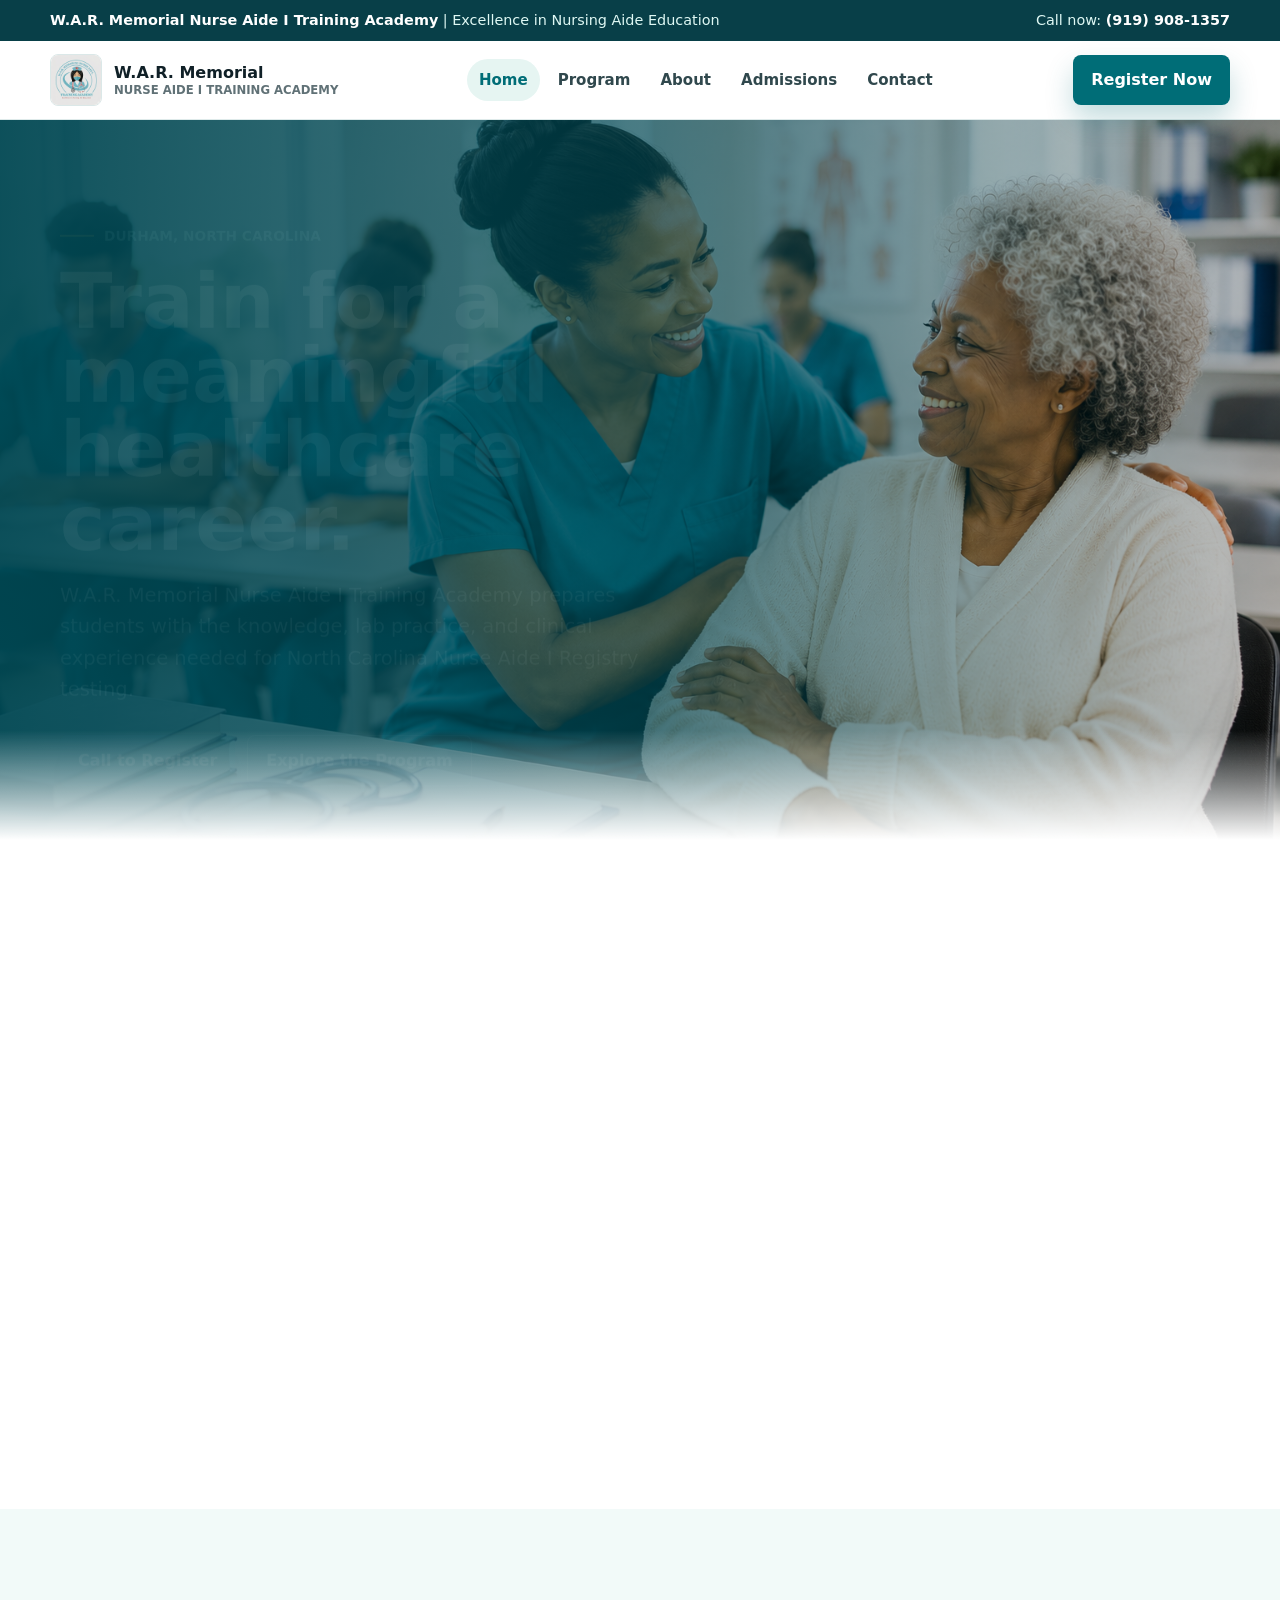
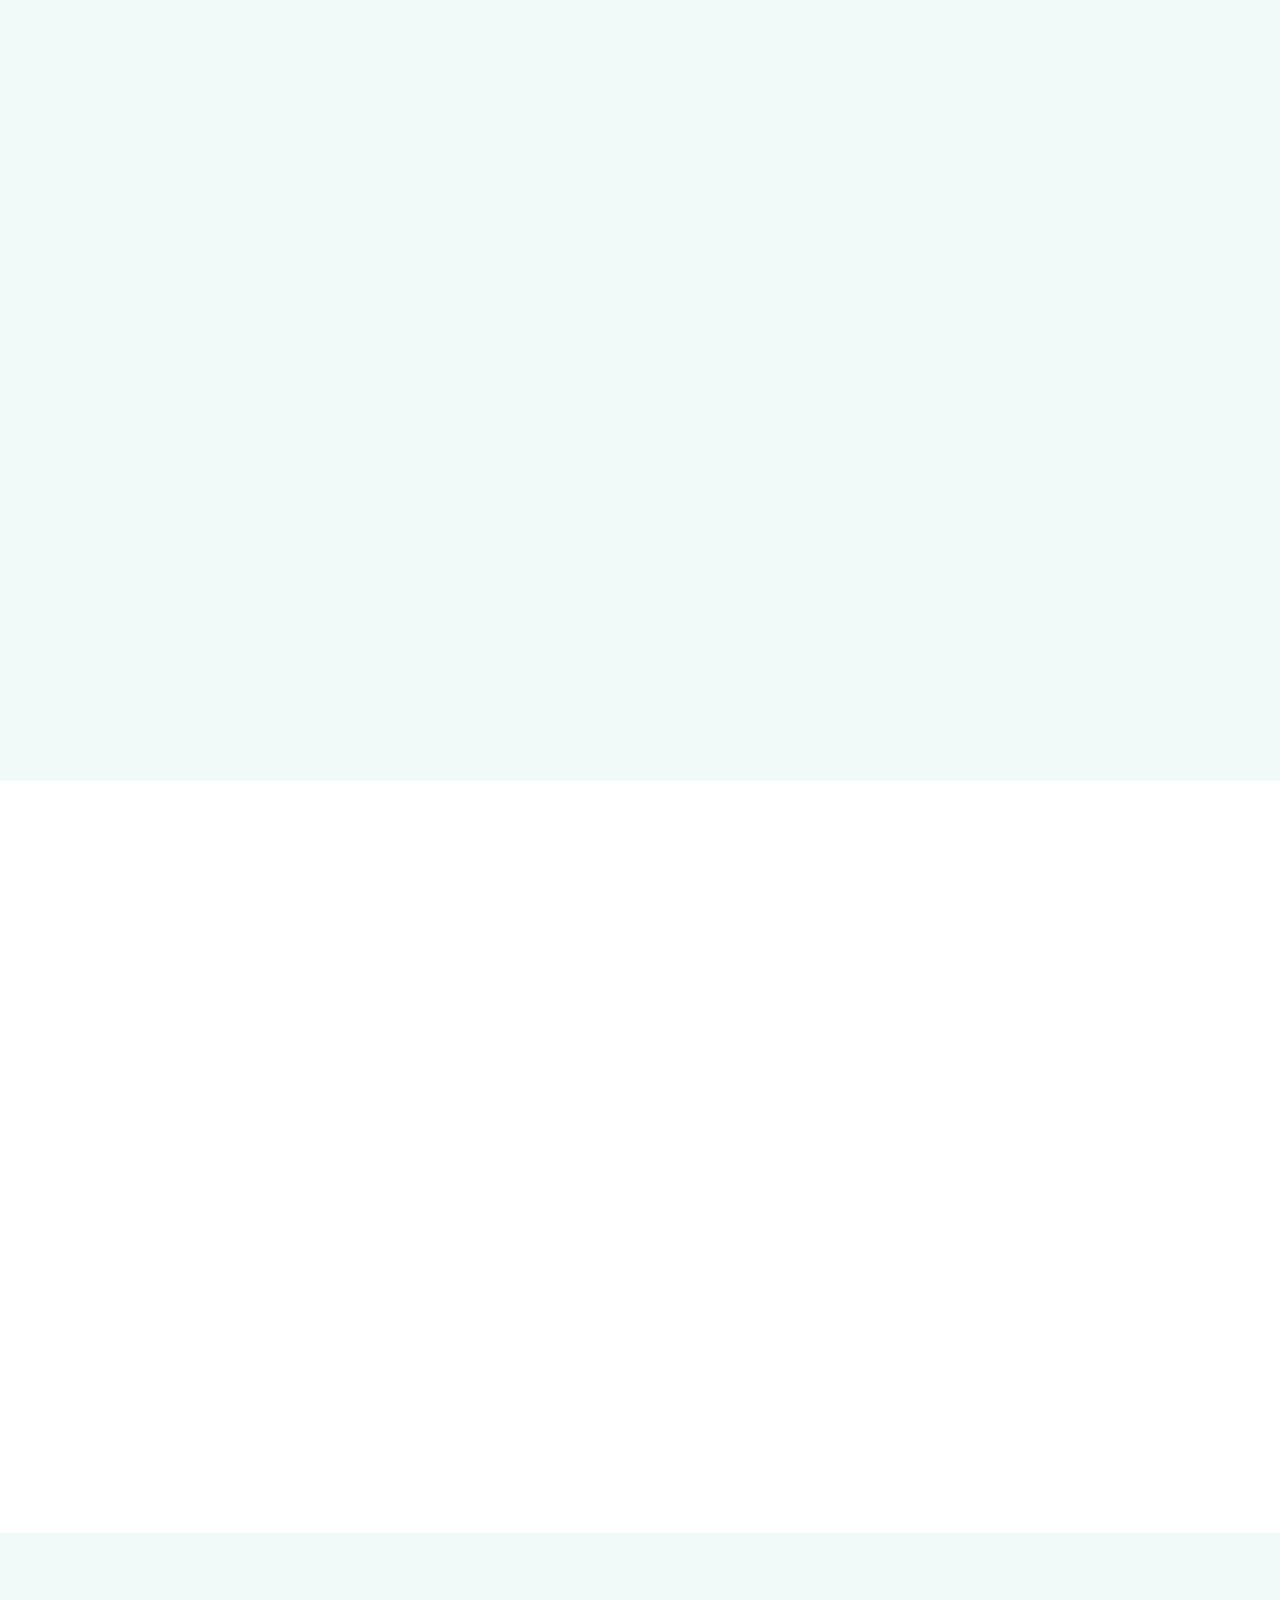
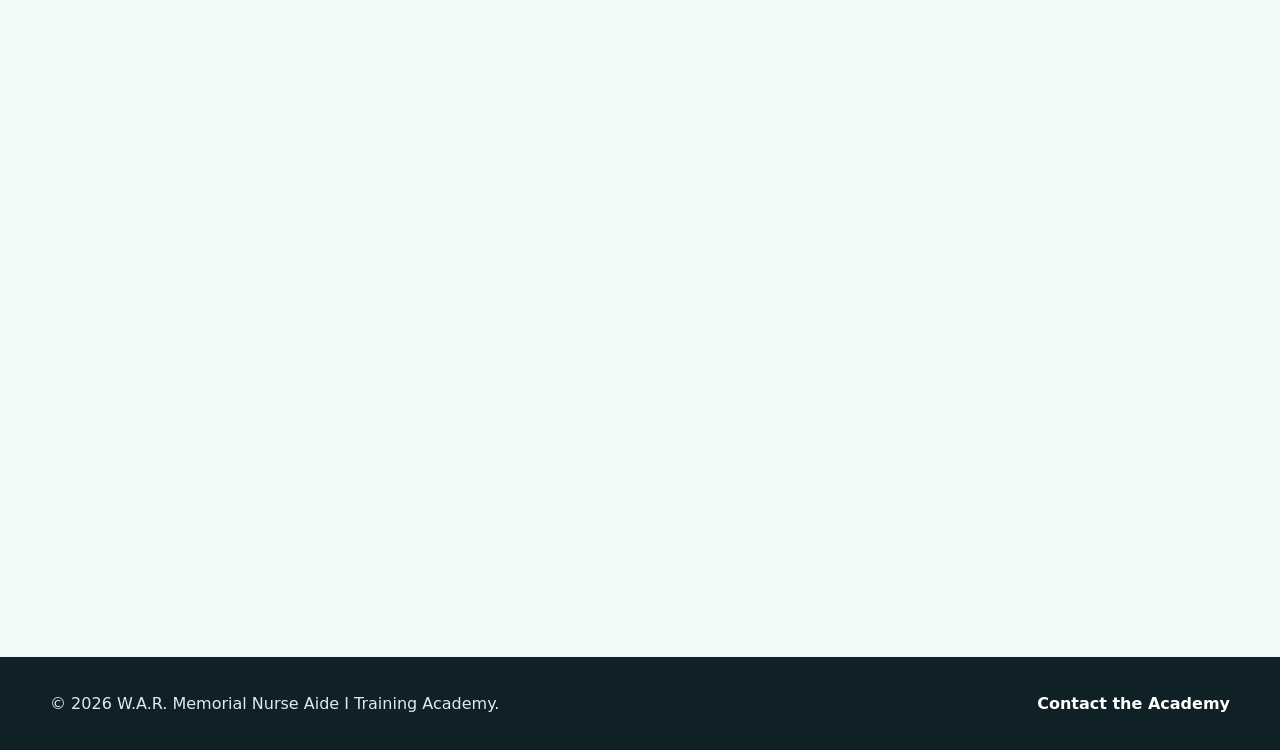
<file: index.html>
<!DOCTYPE html>
<html lang="en">
<head>
  <meta http-equiv="refresh" content="0; url=war.html" />
  <title>W.A.R. Memorial Nurse Aide I Training Academy</title>
</head>
<body>
  <p><a href="war.html">Open W.A.R. Memorial Nurse Aide I Training Academy</a></p>
</body>
</html>
</file>
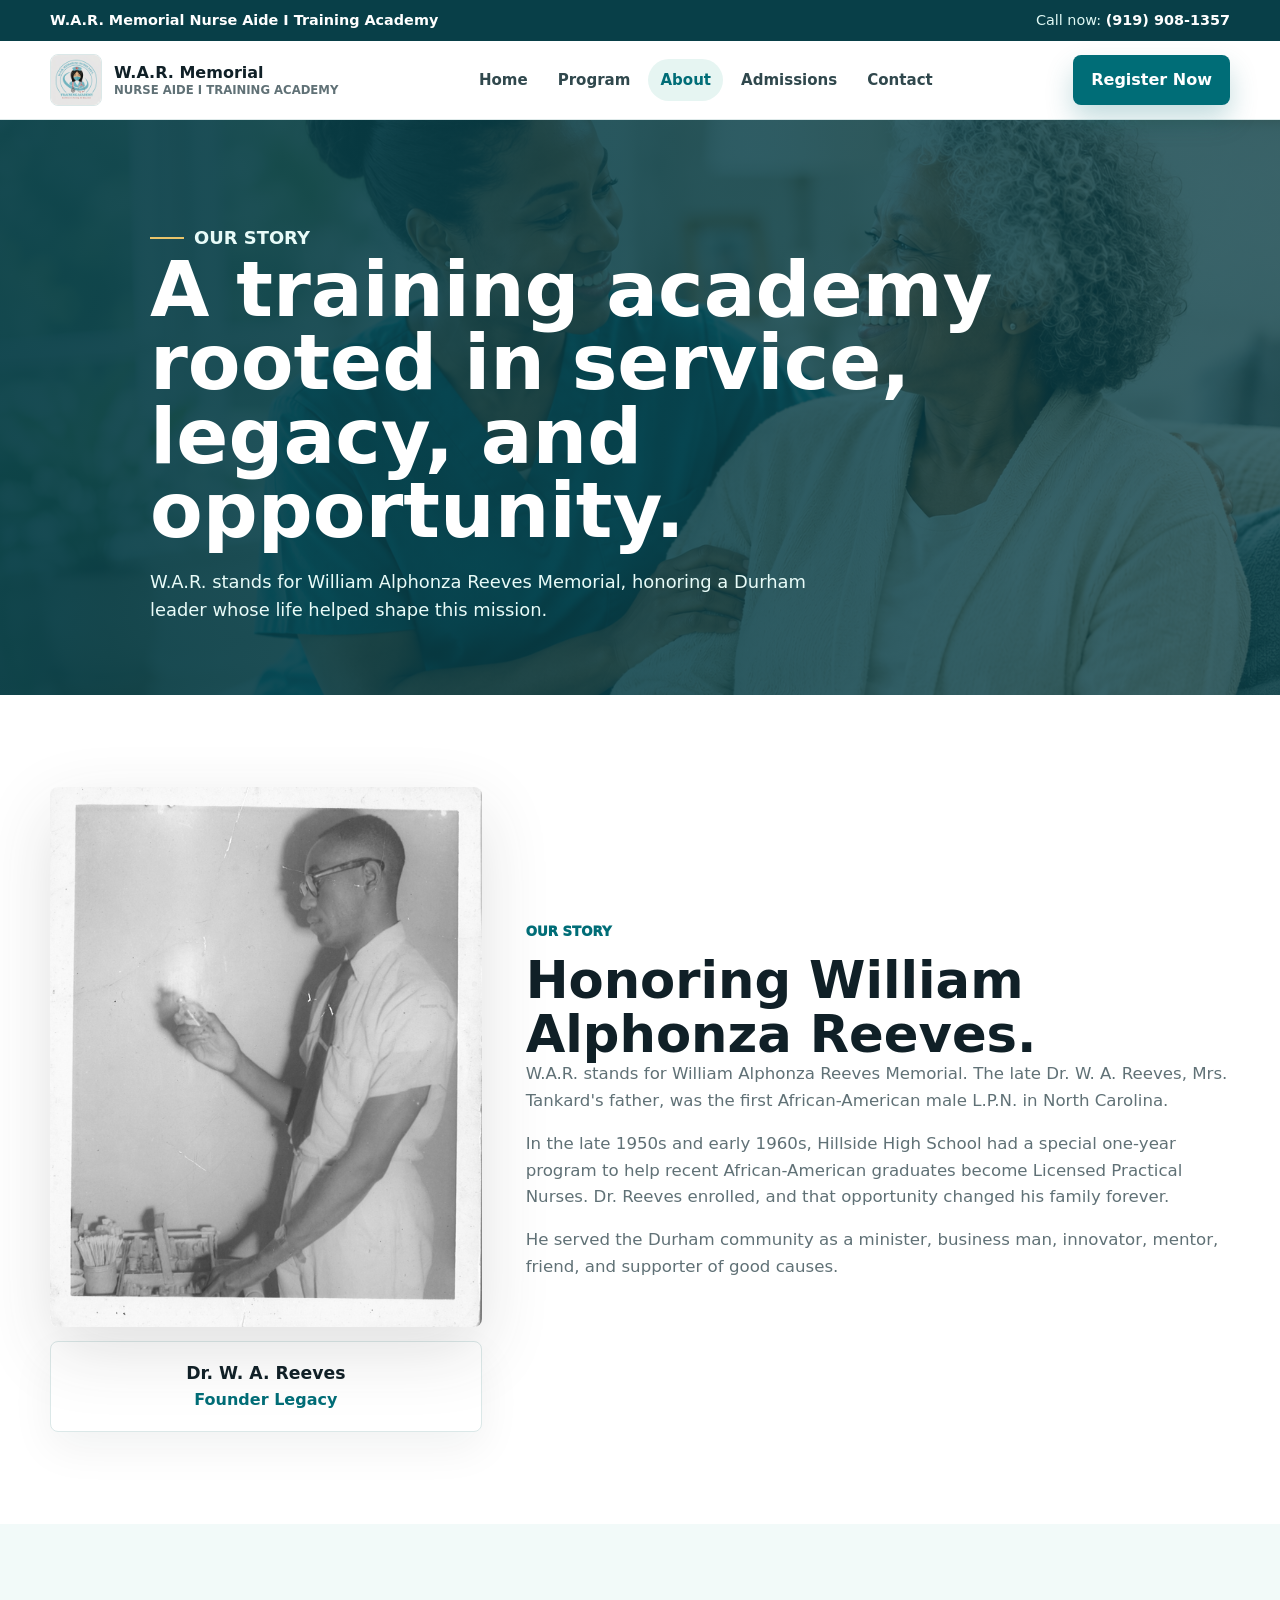
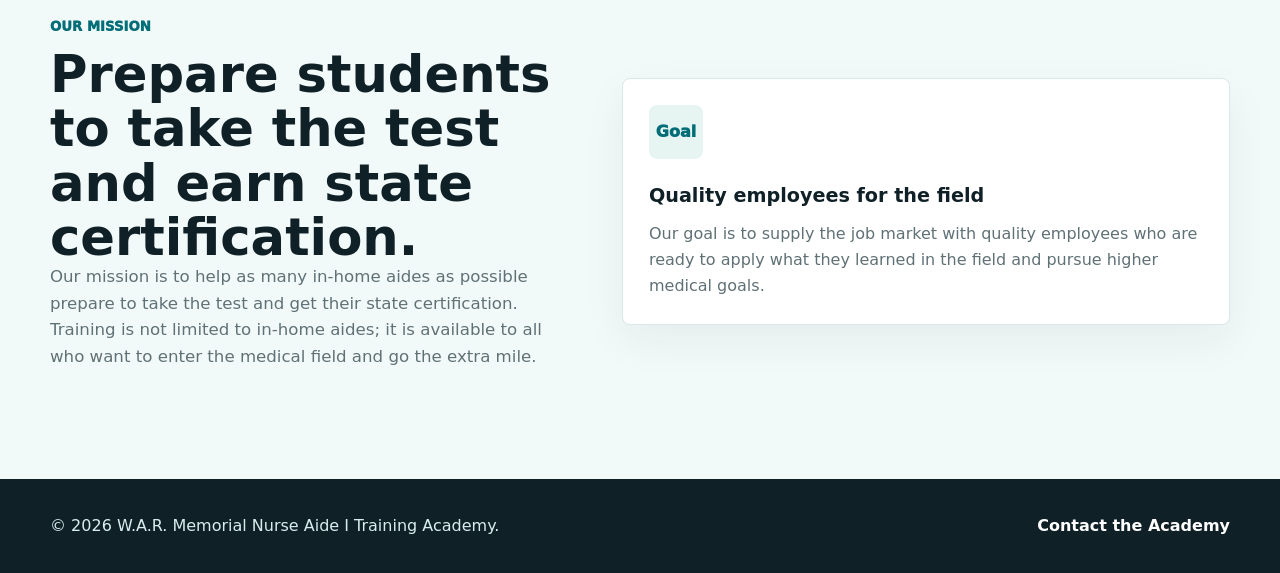
<file: about.html>
<!DOCTYPE html>
<html lang="en">
<head>
  <meta charset="UTF-8" />
  <meta name="viewport" content="width=device-width, initial-scale=1.0" />
  <title>About | W.A.R. Memorial Nurse Aide I Training Academy</title>
  <link rel="stylesheet" href="style.css" />
</head>
<body>
  <div class="topbar"><div class="container"><div><strong>W.A.R. Memorial Nurse Aide I Training Academy</strong></div><div>Call now: <strong>(919) 908-1357</strong></div></div></div>
  <header class="site-header"><div class="container nav"><a class="brand" href="war.html"><img src="assets/academy-logo.png" alt="W.A.R. Memorial logo" /><span>W.A.R. Memorial<small>Nurse Aide I Training Academy</small></span></a><nav class="nav-links" id="navLinks"><a href="war.html">Home</a><a href="program.html">Program</a><a class="active" href="about.html">About</a><a href="admissions.html">Admissions</a><a href="contact.html">Contact</a></nav><a class="btn btn-primary" href="contact.html">Register Now</a><button class="menu-toggle" id="menuToggle" aria-label="Open navigation" aria-expanded="false">+</button></div></header>

  <main>
    <section class="page-hero" style="--page-image: url('assets/care-lab.png');">
      <div class="container reveal">
        <p class="eyebrow">Our Story</p>
        <h1>A training academy rooted in service, legacy, and opportunity.</h1>
        <p>W.A.R. stands for William Alphonza Reeves Memorial, honoring a Durham leader whose life helped shape this mission.</p>
      </div>
    </section>

    <section>
      <div class="container founder">
        <figure class="photo-figure reveal">
          <div class="media-frame tall">
            <img src="assets/founder-reeves.jpg" alt="Dr. W. A. Reeves" />
          </div>
          <figcaption class="photo-caption">
            <strong>Dr. W. A. Reeves</strong>
            <span>Founder Legacy</span>
          </figcaption>
        </figure>
        <div class="reveal">
          <p class="kicker">Our Story</p>
          <h2>Honoring William Alphonza Reeves.</h2>
          <p class="lead">W.A.R. stands for William Alphonza Reeves Memorial. The late Dr. W. A. Reeves, Mrs. Tankard's father, was the first African-American male L.P.N. in North Carolina.</p>
          <p class="lead">In the late 1950s and early 1960s, Hillside High School had a special one-year program to help recent African-American graduates become Licensed Practical Nurses. Dr. Reeves enrolled, and that opportunity changed his family forever.</p>
          <p class="lead">He served the Durham community as a minister, business man, innovator, mentor, friend, and supporter of good causes.</p>
        </div>
      </div>
    </section>

    <section class="soft">
      <div class="container split">
        <div class="reveal">
          <p class="kicker">Our Mission</p>
          <h2>Prepare students to take the test and earn state certification.</h2>
          <p class="lead">Our mission is to help as many in-home aides as possible prepare to take the test and get their state certification. Training is not limited to in-home aides; it is available to all who want to enter the medical field and go the extra mile.</p>
        </div>
        <div class="card reveal">
          <div class="icon">Goal</div>
          <h3>Quality employees for the field</h3>
          <p>Our goal is to supply the job market with quality employees who are ready to apply what they learned in the field and pursue higher medical goals.</p>
        </div>
      </div>
    </section>

  </main>

  <footer class="footer"><div class="container"><div>© <span id="year"></span> W.A.R. Memorial Nurse Aide I Training Academy.</div><a href="contact.html">Contact the Academy</a></div></footer>
  <script src="app.js"></script>
</body>
</html>
</file>
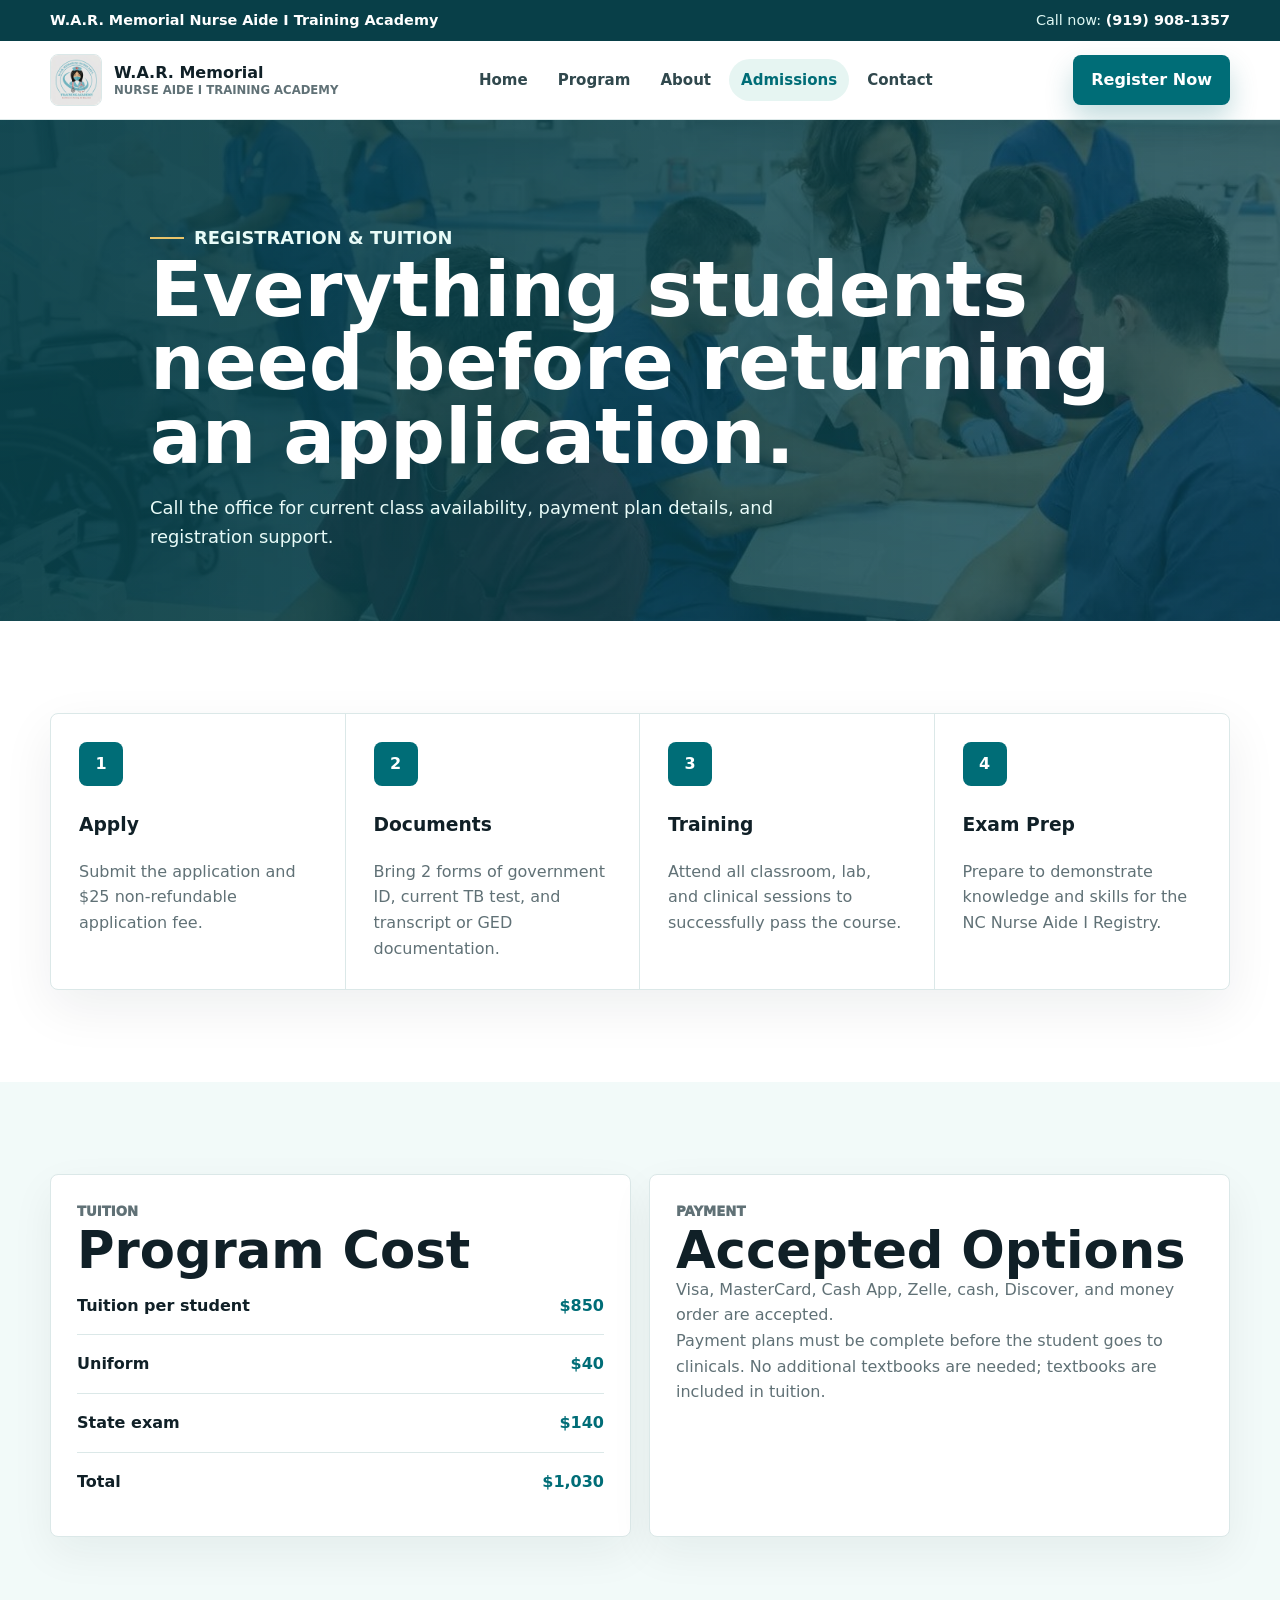
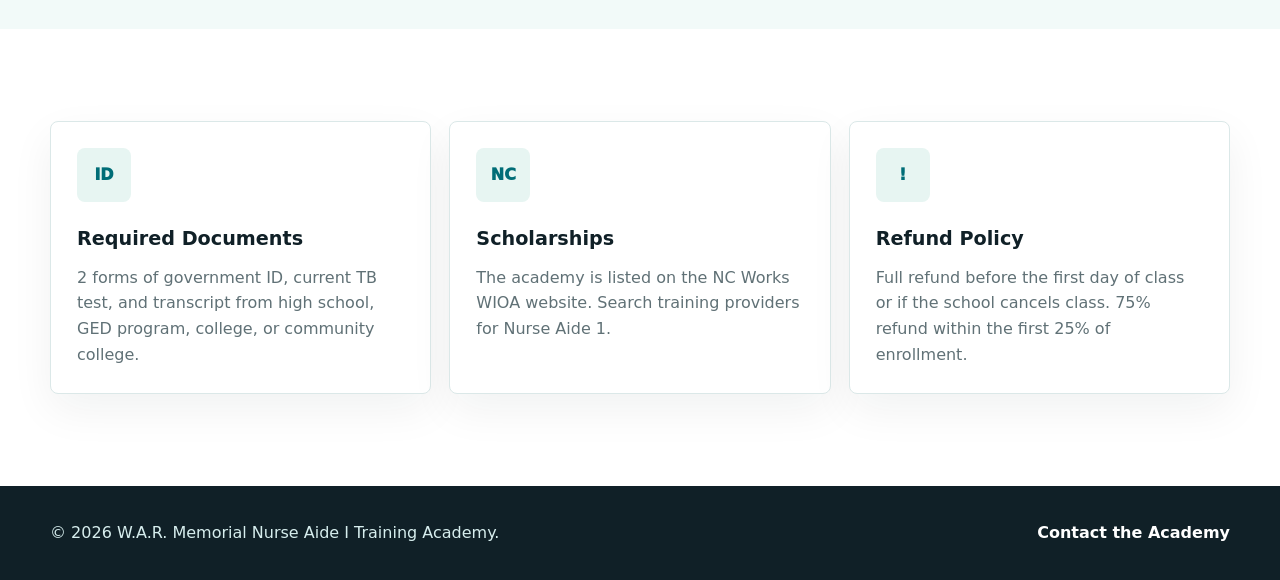
<file: admissions.html>
<!DOCTYPE html>
<html lang="en">
<head>
  <meta charset="UTF-8" />
  <meta name="viewport" content="width=device-width, initial-scale=1.0" />
  <title>Admissions | W.A.R. Memorial Nurse Aide I Training Academy</title>
  <link rel="stylesheet" href="style.css" />
</head>
<body>
  <div class="topbar"><div class="container"><div><strong>W.A.R. Memorial Nurse Aide I Training Academy</strong></div><div>Call now: <strong>(919) 908-1357</strong></div></div></div>
  <header class="site-header"><div class="container nav"><a class="brand" href="war.html"><img src="assets/academy-logo.png" alt="W.A.R. Memorial logo" /><span>W.A.R. Memorial<small>Nurse Aide I Training Academy</small></span></a><nav class="nav-links" id="navLinks"><a href="war.html">Home</a><a href="program.html">Program</a><a href="about.html">About</a><a class="active" href="admissions.html">Admissions</a><a href="contact.html">Contact</a></nav><a class="btn btn-primary" href="contact.html">Register Now</a><button class="menu-toggle" id="menuToggle" aria-label="Open navigation" aria-expanded="false">+</button></div></header>

  <main>
    <section class="page-hero" style="--page-image: url('assets/nurse-lab.jpg');">
      <div class="container reveal">
        <p class="eyebrow">Registration & Tuition</p>
        <h1>Everything students need before returning an application.</h1>
        <p>Call the office for current class availability, payment plan details, and registration support.</p>
      </div>
    </section>

    <section>
      <div class="container process reveal">
        <article class="step"><b>1</b><h3>Apply</h3><p>Submit the application and $25 non-refundable application fee.</p></article>
        <article class="step"><b>2</b><h3>Documents</h3><p>Bring 2 forms of government ID, current TB test, and transcript or GED documentation.</p></article>
        <article class="step"><b>3</b><h3>Training</h3><p>Attend all classroom, lab, and clinical sessions to successfully pass the course.</p></article>
        <article class="step"><b>4</b><h3>Exam Prep</h3><p>Prepare to demonstrate knowledge and skills for the NC Nurse Aide I Registry.</p></article>
      </div>
    </section>

    <section class="soft">
      <div class="container tuition-grid">
        <div class="card reveal">
          <p class="kicker">Tuition</p>
          <h2>Program Cost</h2>
          <div class="price-line"><span>Tuition per student</span><span>$850</span></div>
          <div class="price-line"><span>Uniform</span><span>$40</span></div>
          <div class="price-line"><span>State exam</span><span>$140</span></div>
          <div class="price-line"><span>Total</span><span>$1,030</span></div>
        </div>
        <div class="card reveal">
          <p class="kicker">Payment</p>
          <h2>Accepted Options</h2>
          <p>Visa, MasterCard, Cash App, Zelle, cash, Discover, and money order are accepted.</p>
          <p>Payment plans must be complete before the student goes to clinicals. No additional textbooks are needed; textbooks are included in tuition.</p>
        </div>
      </div>
    </section>

    <section>
      <div class="container cards">
        <article class="card reveal"><div class="icon">ID</div><h3>Required Documents</h3><p>2 forms of government ID, current TB test, and transcript from high school, GED program, college, or community college.</p></article>
        <article class="card reveal"><div class="icon">NC</div><h3>Scholarships</h3><p>The academy is listed on the NC Works WIOA website. Search training providers for Nurse Aide 1.</p></article>
        <article class="card reveal"><div class="icon">!</div><h3>Refund Policy</h3><p>Full refund before the first day of class or if the school cancels class. 75% refund within the first 25% of enrollment.</p></article>
      </div>
    </section>
  </main>

  <footer class="footer"><div class="container"><div>© <span id="year"></span> W.A.R. Memorial Nurse Aide I Training Academy.</div><a href="contact.html">Contact the Academy</a></div></footer>
  <script src="app.js"></script>
</body>
</html>
</file>
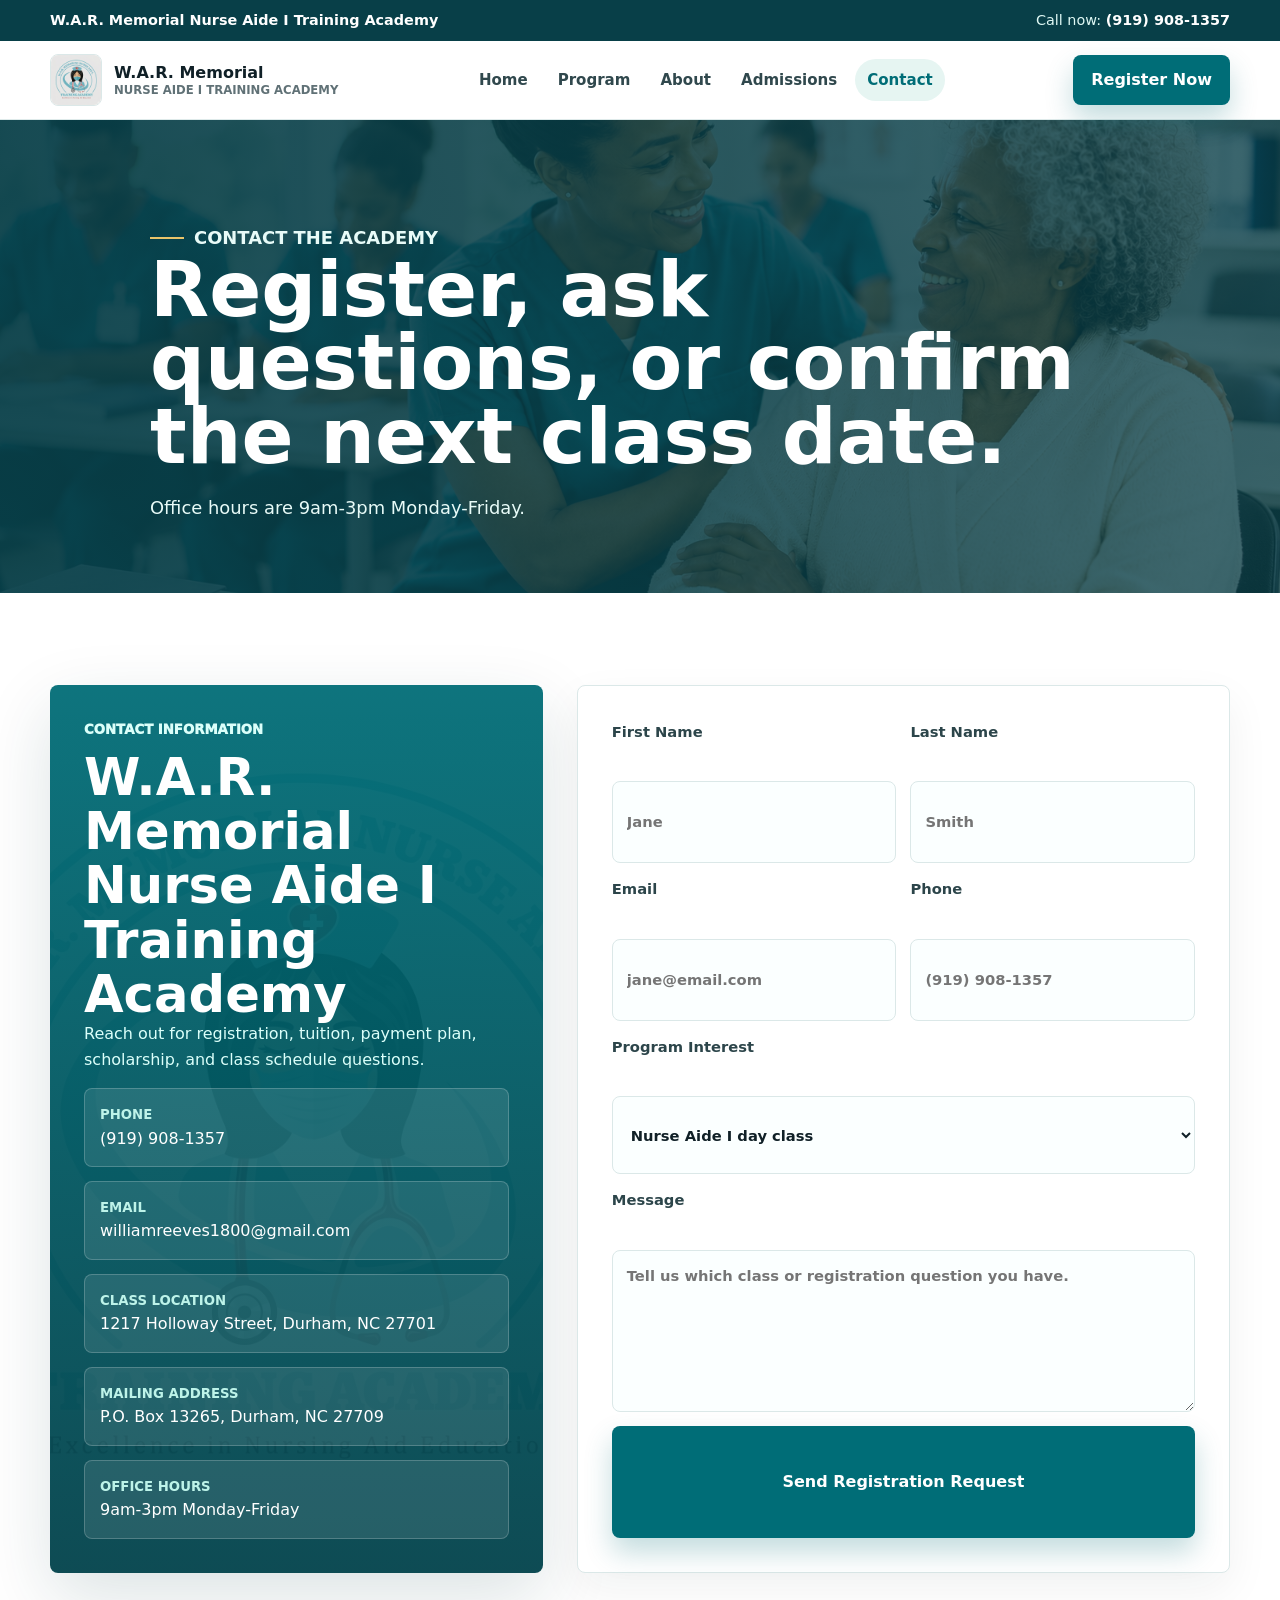
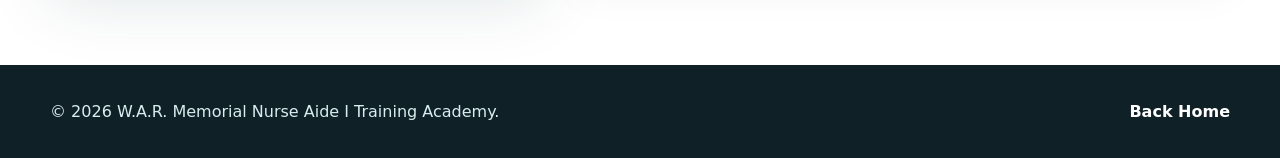
<file: contact.html>
<!DOCTYPE html>
<html lang="en">
<head>
  <meta charset="UTF-8" />
  <meta name="viewport" content="width=device-width, initial-scale=1.0" />
  <title>Contact | W.A.R. Memorial Nurse Aide I Training Academy</title>
  <link rel="stylesheet" href="style.css" />
</head>
<body>
  <div class="topbar"><div class="container"><div><strong>W.A.R. Memorial Nurse Aide I Training Academy</strong></div><div>Call now: <strong>(919) 908-1357</strong></div></div></div>
  <header class="site-header"><div class="container nav"><a class="brand" href="war.html"><img src="assets/academy-logo.png" alt="W.A.R. Memorial logo" /><span>W.A.R. Memorial<small>Nurse Aide I Training Academy</small></span></a><nav class="nav-links" id="navLinks"><a href="war.html">Home</a><a href="program.html">Program</a><a href="about.html">About</a><a href="admissions.html">Admissions</a><a class="active" href="contact.html">Contact</a></nav><a class="btn btn-primary" href="contact.html">Register Now</a><button class="menu-toggle" id="menuToggle" aria-label="Open navigation" aria-expanded="false">+</button></div></header>

  <main>
    <section class="page-hero" style="--page-image: url('assets/hero-training.png');">
      <div class="container reveal">
        <p class="eyebrow">Contact the Academy</p>
        <h1>Register, ask questions, or confirm the next class date.</h1>
        <p>Office hours are 9am-3pm Monday-Friday.</p>
      </div>
    </section>

    <section>
      <div class="container contact-grid">
        <div class="contact-panel reveal">
          <p class="kicker">Contact Information</p>
          <h2>W.A.R. Memorial Nurse Aide I Training Academy</h2>
          <p>Reach out for registration, tuition, payment plan, scholarship, and class schedule questions.</p>
          <div class="contact-line"><strong>Phone</strong>(919) 908-1357</div>
          <div class="contact-line"><strong>Email</strong>williamreeves1800@gmail.com</div>
          <div class="contact-line"><strong>Class Location</strong>1217 Holloway Street, Durham, NC 27701</div>
          <div class="contact-line"><strong>Mailing Address</strong>P.O. Box 13265, Durham, NC 27709</div>
          <div class="contact-line"><strong>Office Hours</strong>9am-3pm Monday-Friday</div>
        </div>

        <form class="form reveal" data-contact-form>
          <div class="field-grid">
            <label>First Name<input type="text" name="first-name" placeholder="Jane" required /></label>
            <label>Last Name<input type="text" name="last-name" placeholder="Smith" required /></label>
          </div>
          <div class="field-grid">
            <label>Email<input type="email" name="email" placeholder="jane@email.com" required /></label>
            <label>Phone<input type="tel" name="phone" placeholder="(919) 908-1357" /></label>
          </div>
          <label>Program Interest
            <select name="interest">
              <option>Nurse Aide I day class</option>
              <option>Nurse Aide I evening class</option>
              <option>Registration and tuition</option>
              <option>Scholarship information</option>
              <option>Payment plan</option>
            </select>
          </label>
          <label>Message<textarea name="message" placeholder="Tell us which class or registration question you have."></textarea></label>
          <button class="btn btn-primary" type="submit">Send Registration Request</button>
        </form>
      </div>
    </section>
  </main>

  <footer class="footer"><div class="container"><div>© <span id="year"></span> W.A.R. Memorial Nurse Aide I Training Academy.</div><a href="war.html">Back Home</a></div></footer>
  <script src="app.js"></script>
</body>
</html>
</file>
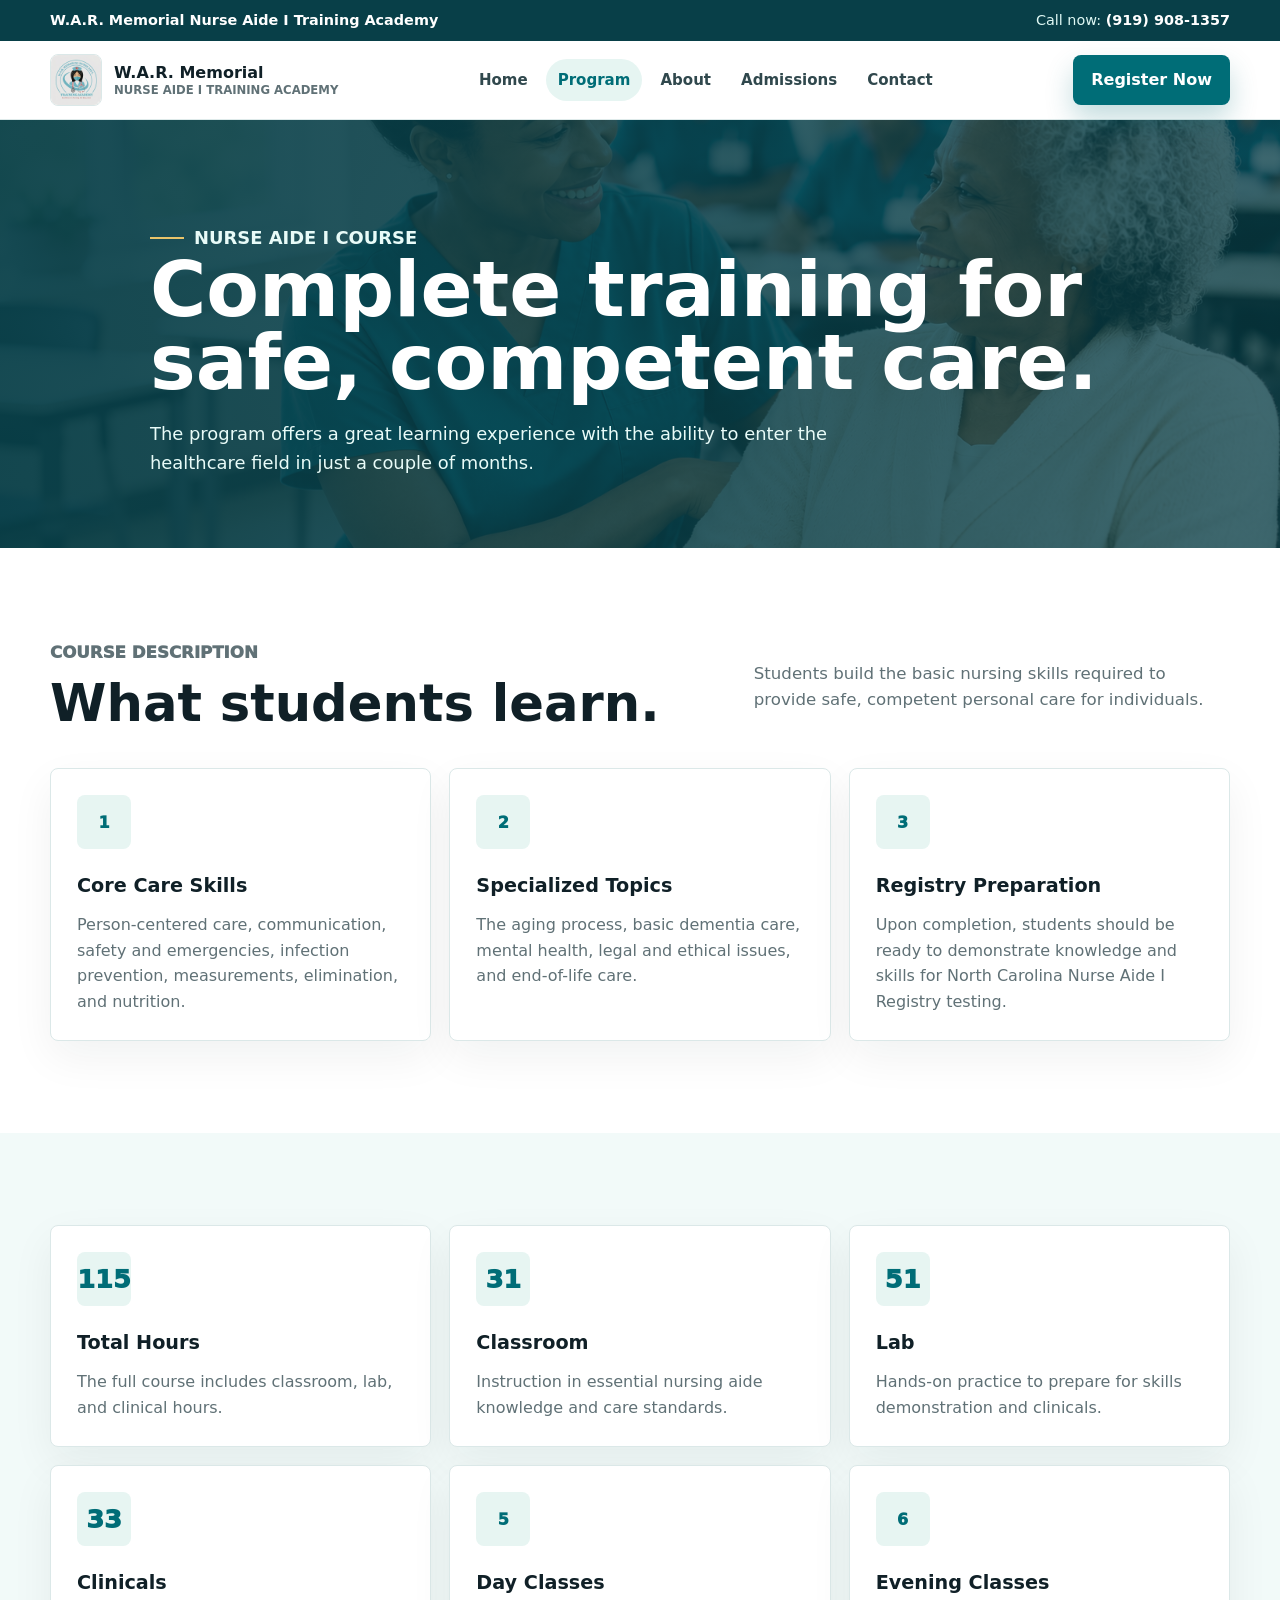
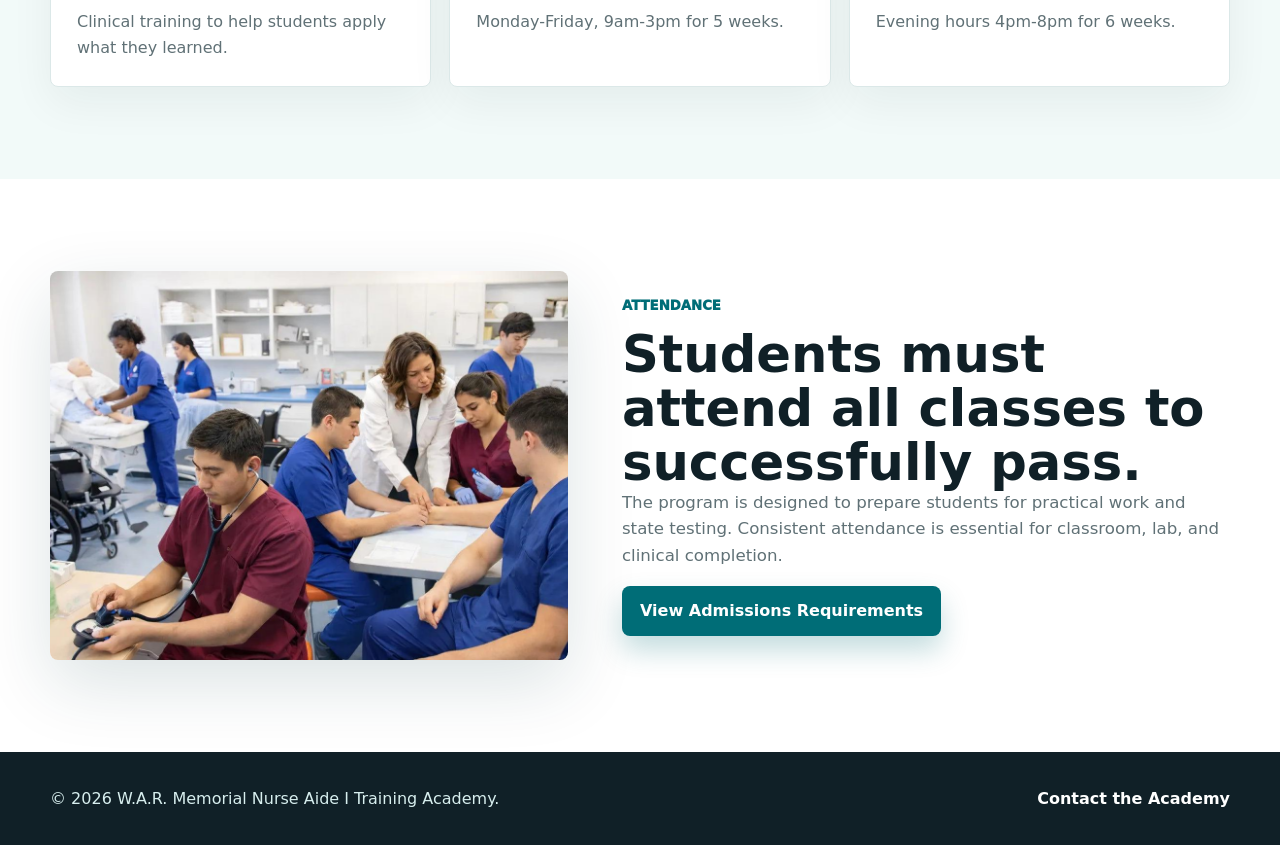
<file: program.html>
<!DOCTYPE html>
<html lang="en">
<head>
  <meta charset="UTF-8" />
  <meta name="viewport" content="width=device-width, initial-scale=1.0" />
  <title>Program | W.A.R. Memorial Nurse Aide I Training Academy</title>
  <link rel="stylesheet" href="style.css" />
</head>
<body>
  <div class="topbar"><div class="container"><div><strong>W.A.R. Memorial Nurse Aide I Training Academy</strong></div><div>Call now: <strong>(919) 908-1357</strong></div></div></div>
  <header class="site-header"><div class="container nav"><a class="brand" href="war.html"><img src="assets/academy-logo.png" alt="W.A.R. Memorial logo" /><span>W.A.R. Memorial<small>Nurse Aide I Training Academy</small></span></a><nav class="nav-links" id="navLinks"><a href="war.html">Home</a><a class="active" href="program.html">Program</a><a href="about.html">About</a><a href="admissions.html">Admissions</a><a href="contact.html">Contact</a></nav><a class="btn btn-primary" href="contact.html">Register Now</a><button class="menu-toggle" id="menuToggle" aria-label="Open navigation" aria-expanded="false">+</button></div></header>

  <main>
    <section class="page-hero" style="--page-image: url('assets/classroom-care.png');">
      <div class="container reveal">
        <p class="eyebrow">Nurse Aide I Course</p>
        <h1>Complete training for safe, competent care.</h1>
        <p>The program offers a great learning experience with the ability to enter the healthcare field in just a couple of months.</p>
      </div>
    </section>

    <section>
      <div class="container section-head reveal">
        <div><p class="kicker">Course Description</p><h2>What students learn.</h2></div>
        <p>Students build the basic nursing skills required to provide safe, competent personal care for individuals.</p>
      </div>
      <div class="container cards">
        <article class="card reveal"><div class="icon">1</div><h3>Core Care Skills</h3><p>Person-centered care, communication, safety and emergencies, infection prevention, measurements, elimination, and nutrition.</p></article>
        <article class="card reveal"><div class="icon">2</div><h3>Specialized Topics</h3><p>The aging process, basic dementia care, mental health, legal and ethical issues, and end-of-life care.</p></article>
        <article class="card reveal"><div class="icon">3</div><h3>Registry Preparation</h3><p>Upon completion, students should be ready to demonstrate knowledge and skills for North Carolina Nurse Aide I Registry testing.</p></article>
      </div>
    </section>

    <section class="soft">
      <div class="container cards">
        <article class="card reveal"><div class="icon"><span class="counter" data-count="142">0</span></div><h3>Total Hours</h3><p>The full course includes classroom, lab, and clinical hours.</p></article>
        <article class="card reveal"><div class="icon"><span class="counter" data-count="38">0</span></div><h3>Classroom</h3><p>Instruction in essential nursing aide knowledge and care standards.</p></article>
        <article class="card reveal"><div class="icon"><span class="counter" data-count="63">0</span></div><h3>Lab</h3><p>Hands-on practice to prepare for skills demonstration and clinicals.</p></article>
      </div>
      <div class="container cards" style="margin-top:18px;">
        <article class="card reveal"><div class="icon"><span class="counter" data-count="41">0</span></div><h3>Clinicals</h3><p>Clinical training to help students apply what they learned.</p></article>
        <article class="card reveal"><div class="icon">5</div><h3>Day Classes</h3><p>Monday-Friday, 9am-3pm for 5 weeks.</p></article>
        <article class="card reveal"><div class="icon">6</div><h3>Evening Classes</h3><p>Evening hours 4pm-8pm for 6 weeks.</p></article>
      </div>
    </section>

    <section>
      <div class="container split">
        <div class="media-frame reveal"><img src="assets/nurse-lab.jpg" alt="Nurse aide training lab" /></div>
        <div class="reveal">
          <p class="kicker">Attendance</p>
          <h2>Students must attend all classes to successfully pass.</h2>
          <p class="lead">The program is designed to prepare students for practical work and state testing. Consistent attendance is essential for classroom, lab, and clinical completion.</p>
          <a class="btn btn-primary" href="admissions.html">View Admissions Requirements</a>
        </div>
      </div>
    </section>
  </main>

  <footer class="footer"><div class="container"><div>© <span id="year"></span> W.A.R. Memorial Nurse Aide I Training Academy.</div><a href="contact.html">Contact the Academy</a></div></footer>
  <script src="app.js"></script>
</body>
</html>
</file>
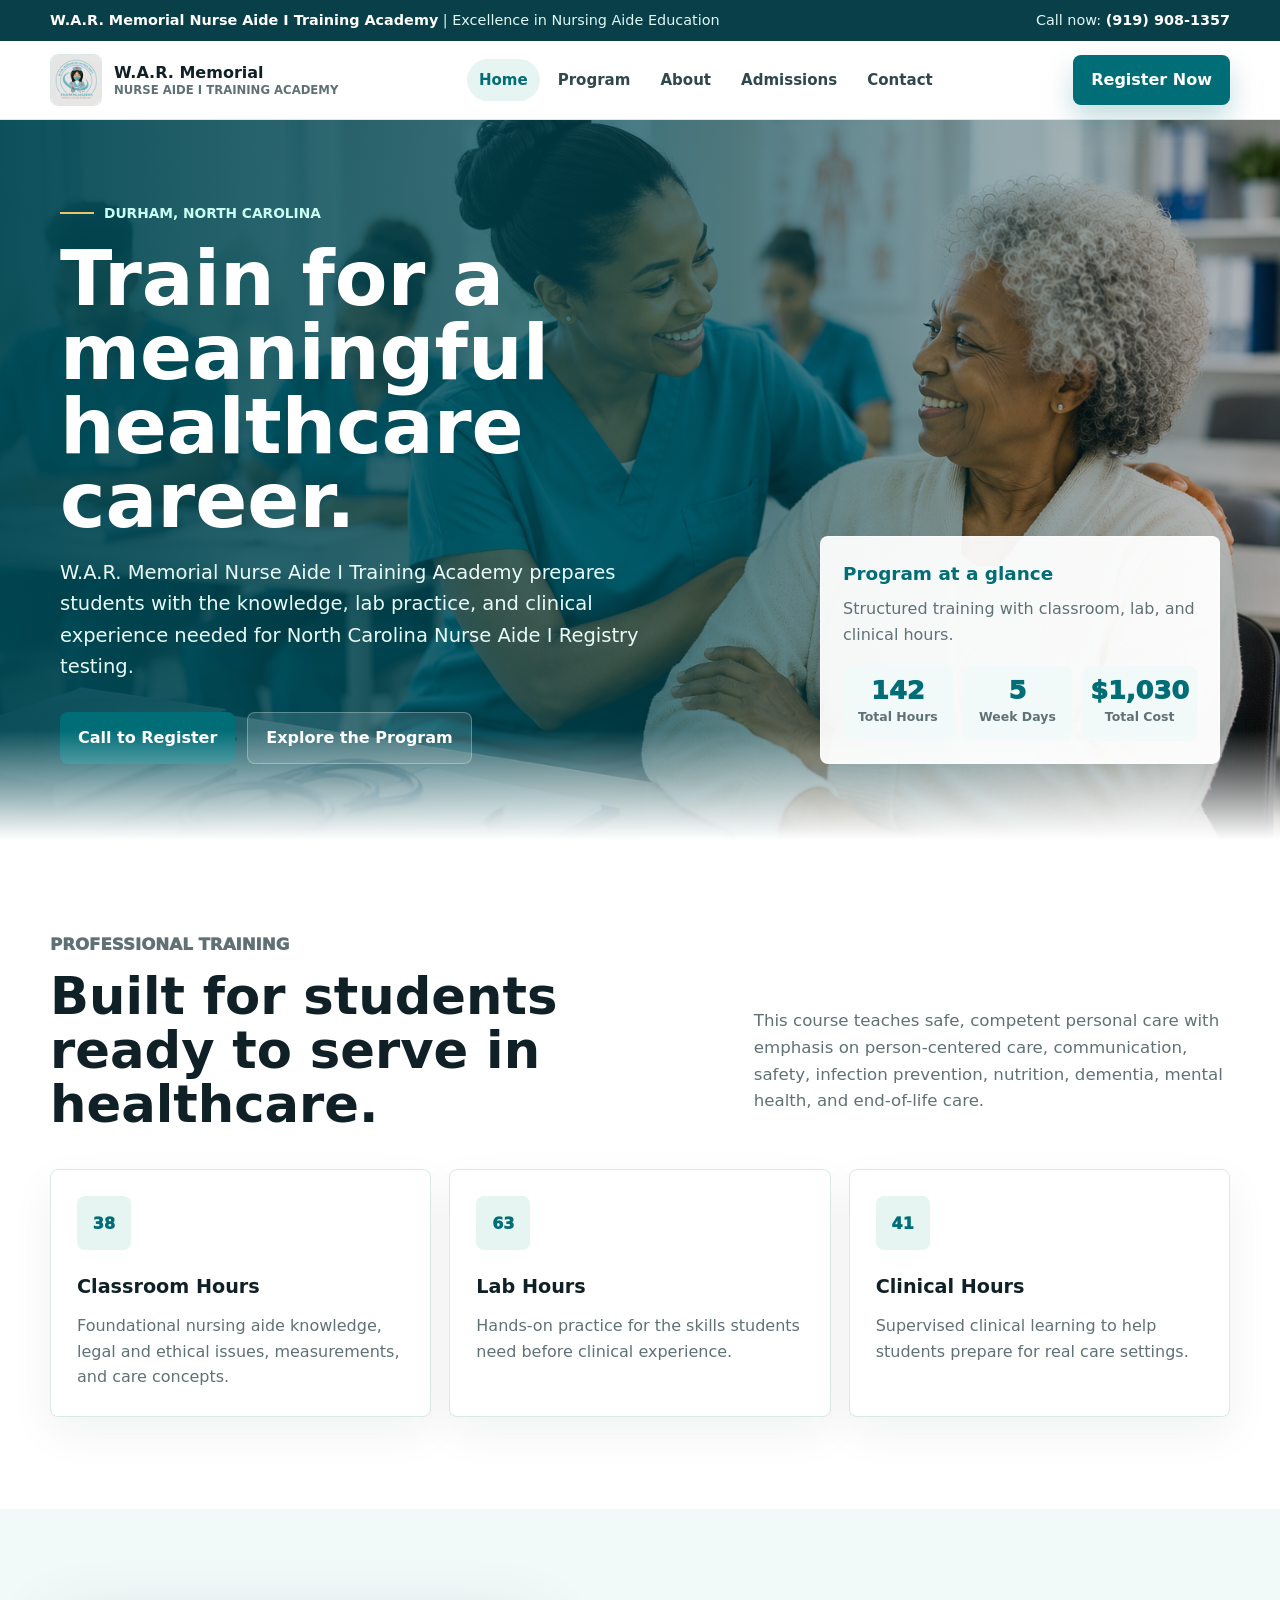
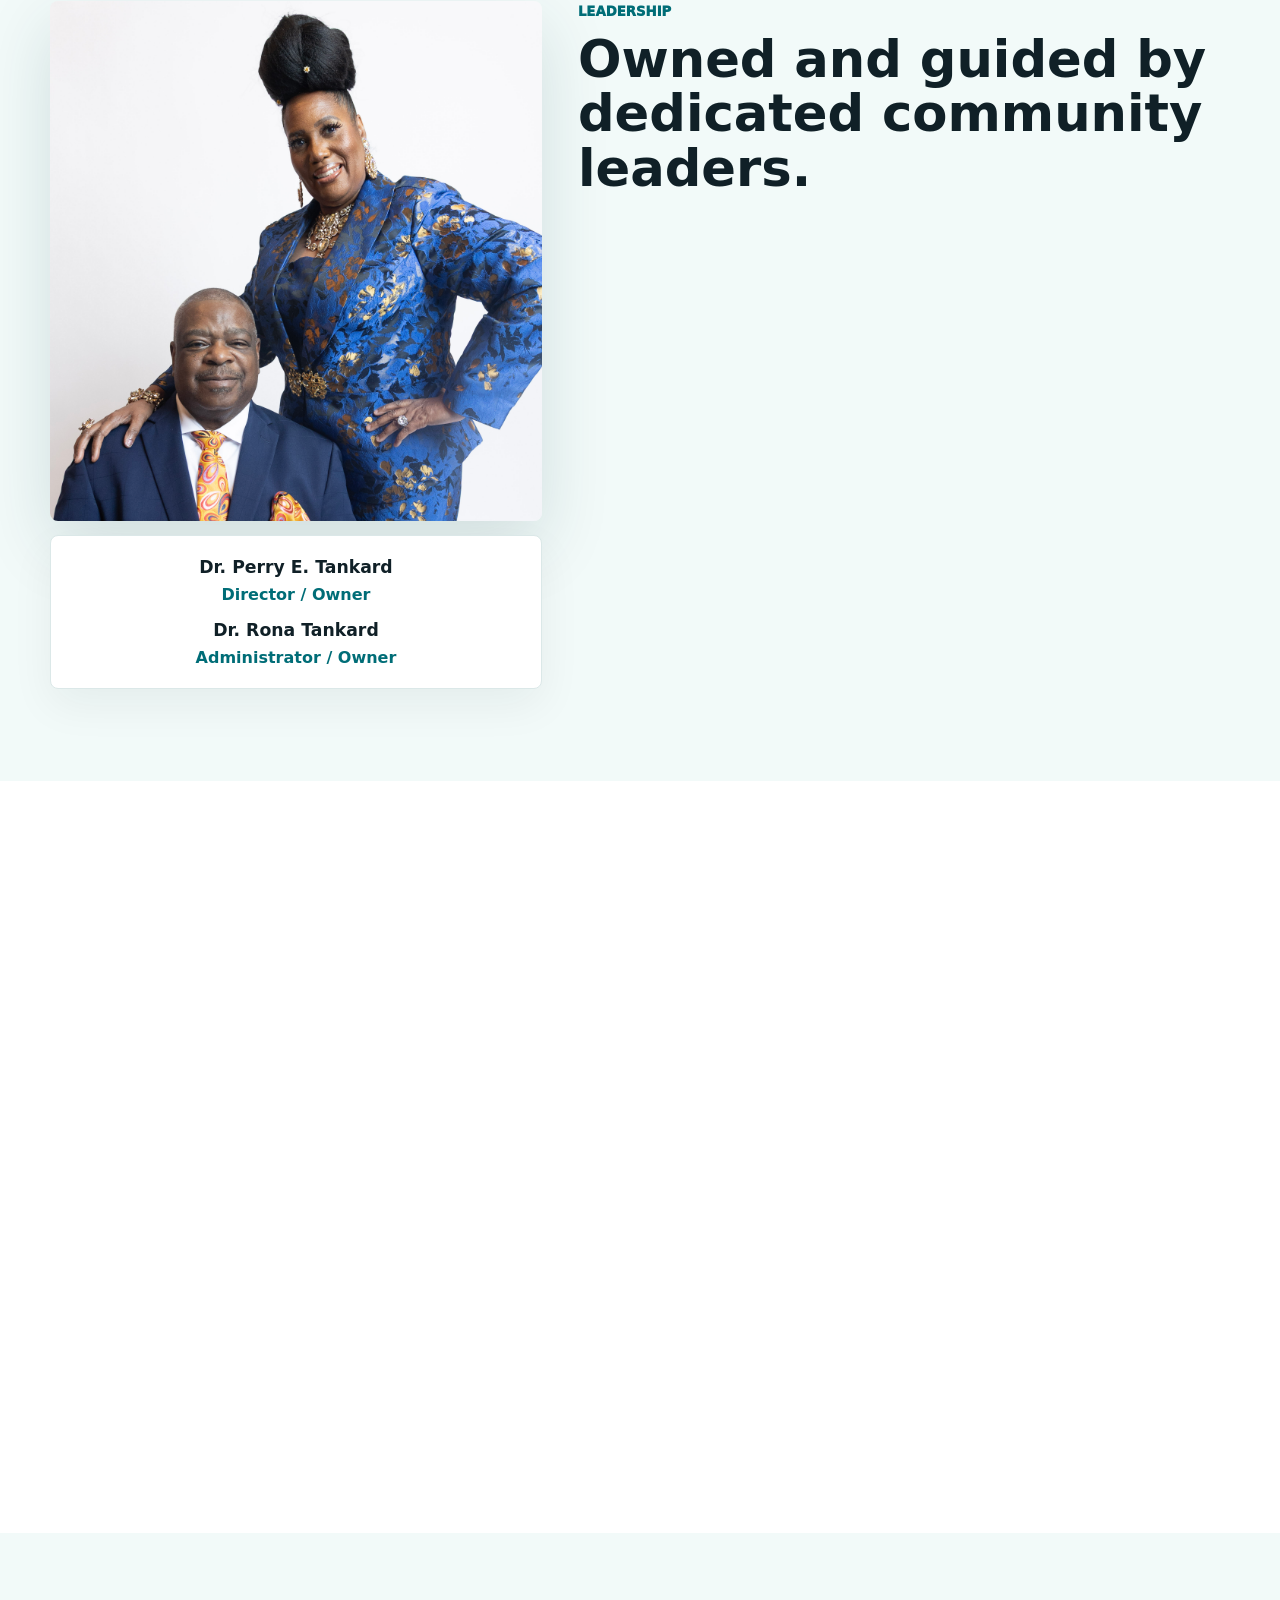
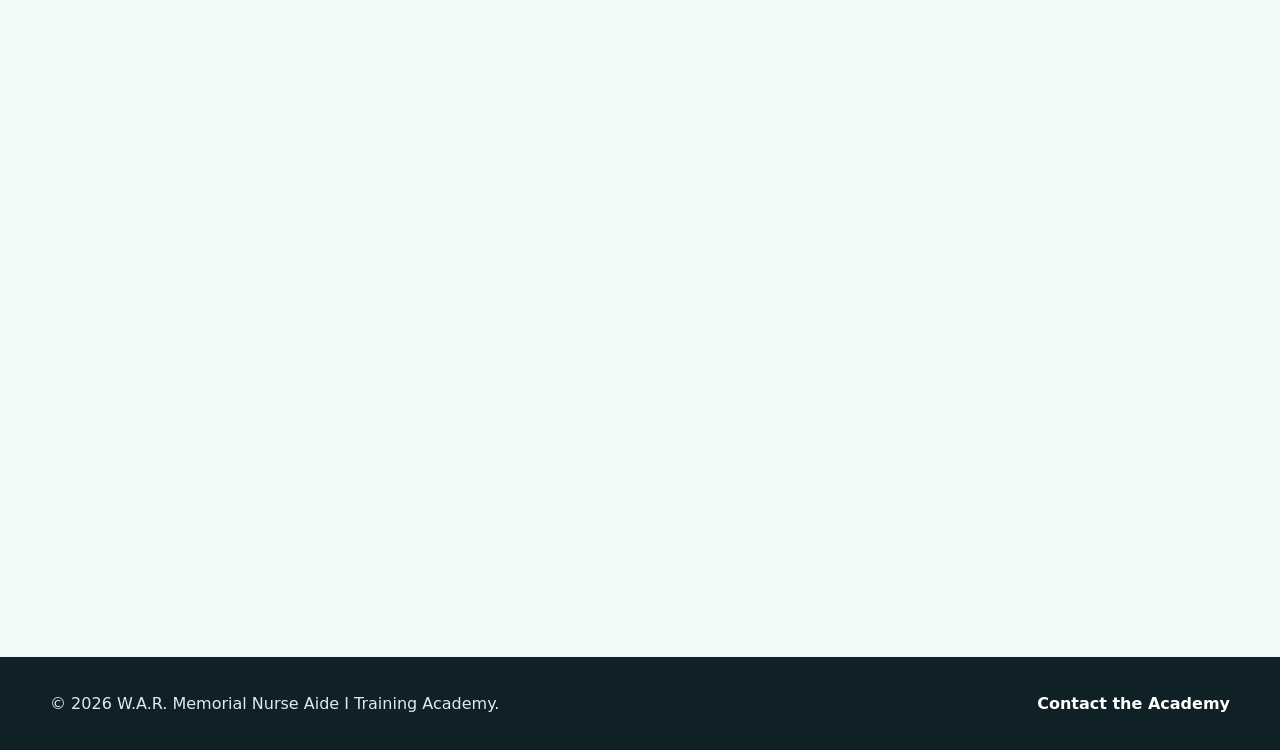
<file: war.html>
<!DOCTYPE html>
<html lang="en">
<head>
  <meta charset="UTF-8" />
  <meta name="viewport" content="width=device-width, initial-scale=1.0" />
  <title>W.A.R. Memorial Nurse Aide I Training Academy</title>
  <meta name="description" content="Nurse Aide I training academy in Durham, NC." />
  <link rel="stylesheet" href="style.css" />
  
  <style>
    /* Hero Section Final Fix with Gradient */
    .hero {
        background-image: linear-gradient(90deg, 
            rgba(0, 71, 82, 0.95) 0%, 
            rgba(0, 71, 82, 0.7) 50%, 
            rgba(0, 0, 0, 0.2) 100%), 
            url('assets/hero-training.png');
        background-size: cover;
        background-position: center;
        background-repeat: no-repeat;
        min-height: 80vh;
        display: flex;
        align-items: center;
        color: white;
        padding: 60px 0;
        position: relative;
    }

    .hero-container {
        display: flex;
        justify-content: space-between;
        align-items: center;
        gap: 40px;
        width: 100%;
        max-width: 1200px;
        margin: 0 auto;
        padding: 0 20px;
    }

    /* মোবাইলের জন্য রেসপন্সিভ ডিজাইন */
    @media (max-width: 768px) {
        .hero {
            background-image: linear-gradient(180deg, 
                rgba(0, 71, 82, 0.9) 0%, 
                rgba(0, 71, 82, 0.8) 100%), 
                url('assets/hero-training.png');
            text-align: center;
            padding: 40px 0;
        }
        .hero-container {
            flex-direction: column;
            gap: 30px;
        }
    }
  </style>
</head>
<body>
  <div class="topbar">
    <div class="container">
      <div><strong>W.A.R. Memorial Nurse Aide I Training Academy</strong> | Excellence in Nursing Aide Education</div>
      <div>Call now: <strong>(919) 908-1357</strong></div>
    </div>
  </div>

  <header class="site-header">
    <div class="container nav">
      <a class="brand" href="war.html">
        <img src="assets/academy-logo.png" alt="W.A.R. Memorial logo" />
        <span>W.A.R. Memorial<small>Nurse Aide I Training Academy</small></span>
      </a>
      <nav class="nav-links" id="navLinks" aria-label="Primary navigation">
        <a class="active" href="war.html">Home</a>
        <a href="program.html">Program</a>
        <a href="about.html">About</a>
        <a href="admissions.html">Admissions</a>
        <a href="contact.html">Contact</a>
      </nav>
      <a class="btn btn-primary" href="contact.html">Register Now</a>
      <button class="menu-toggle" id="menuToggle" aria-label="Open navigation" aria-expanded="false">+</button>
    </div>
  </header>

  <main>
    <!-- Hero Section -->
    <section class="hero">
      <div class="hero-container">
        <div class="hero-copy reveal">
          <p class="eyebrow">Durham, North Carolina</p>
          <h1>Train for a meaningful healthcare career.</h1>
          <p class="hero-lead">W.A.R. Memorial Nurse Aide I Training Academy prepares students with the knowledge, lab practice, and clinical experience needed for North Carolina Nurse Aide I Registry testing.</p>
          <div class="hero-actions">
            <a class="btn btn-primary" href="contact.html">Call to Register</a>
            <a class="btn btn-ghost" href="program.html">Explore the Program</a>
          </div>
        </div>
        <aside class="hero-panel reveal">
          <strong>Program at a glance</strong>
          <p>Structured training with classroom, lab, and clinical hours.</p>
          <div class="stat-grid">
            <div class="mini-stat"><b class="counter" data-count="142">0</b><span>Total Hours</span></div>
            <div class="mini-stat"><b class="counter" data-count="5">0</b><span>Week Days</span></div>
            <div class="mini-stat"><b class="counter" data-count="1030" data-prefix="$">0</b><span>Total Cost</span></div>
          </div>
        </aside>
      </div>
    </section>

    <!-- Professional Training Section -->
    <section>
      <div class="container section-head reveal">
        <div>
          <p class="kicker">Professional Training</p>
          <h2>Built for students ready to serve in healthcare.</h2>
        </div>
        <p>This course teaches safe, competent personal care with emphasis on person-centered care, communication, safety, infection prevention, nutrition, dementia, mental health, and end-of-life care.</p>
      </div>
      <div class="container cards">
        <article class="card reveal"><div class="icon">38</div><h3>Classroom Hours</h3><p>Foundational nursing aide knowledge, legal and ethical issues, measurements, and care concepts.</p></article>
        <article class="card reveal"><div class="icon">63</div><h3>Lab Hours</h3><p>Hands-on practice for the skills students need before clinical experience.</p></article>
        <article class="card reveal"><div class="icon">41</div><h3>Clinical Hours</h3><p>Supervised clinical learning to help students prepare for real care settings.</p></article>
      </div>
    </section>

    <!-- Leadership Section -->
    <section class="soft">
      <div class="container leadership">
        <figure class="photo-figure reveal">
          <div class="owner-photo" aria-label="Dr. Perry E. Tankard and Dr. Rona Tankard"></div>
          <figcaption class="photo-caption">
            <strong>Dr. Perry E. Tankard</strong>
            <span>Director / Owner</span>
            <strong style="margin-top:10px;">Dr. Rona Tankard</strong>
            <span>Administrator / Owner</span>
          </figcaption>
        </figure>
        <div class="leader-list">
          <div class="reveal">
            <p class="kicker">Leadership</p>
            <h2>Owned and guided by dedicated community leaders.</h2>
          </div>
          <article class="leader-card reveal">
            <h3>Dr. Perry E. Tankard</h3>
            <strong>Director / Owner</strong>
            <p>Provides leadership for the academy's commitment to excellence, professionalism, and student success.</p>
          </article>
          <article class="leader-card reveal">
            <h3>Dr. Rona Tankard</h3>
            <strong>Administrator / Owner</strong>
            <p>Guides academy operations, student support, and the mission to prepare quality healthcare employees.</p>
          </article>
        </div>
      </div>
    </section>

    <!-- Mission Section -->
    <section>
      <div class="container split">
        <div class="reveal">
          <p class="kicker">Our Mission</p>
          <h2>Helping students prepare for certification and purpose.</h2>
          <p class="lead">Our mission is to help as many in-home aides as possible prepare to take the test and get their state certification. The academy also welcomes anyone with a passion to care for the sick, frail, mentally challenged, and those who need compassionate support.</p>
          <ul class="check-list">
            <li>Prepare students for Nurse Aide I Registry testing</li>
            <li>Build confidence through classroom, lab, and clinical practice</li>
            <li>Inspire students to pursue nursing and further medical careers</li>
          </ul>
        </div>
        <div class="media-frame reveal">
          <img src="assets/care-lab.png" alt="Nurse aide student practicing compassionate care" />
          <div class="badge-card"><strong>Goal</strong><p>Supply the job market with quality employees ready to apply their training in the field.</p></div>
        </div>
      </div>
    </section>

    <!-- Founder Section -->
    <section class="soft">
      <div class="container founder">
        <div class="media-frame tall reveal">
          <img src="assets/founder-reeves.jpg" alt="Dr. W. A. Reeves" />
        </div>
        <div class="reveal">
          <p class="kicker">Founder Legacy</p>
          <h2>Honoring Dr. W. A. Reeves.</h2>
          <p class="lead">W.A.R. stands for William Alphonza Reeves Memorial. The late Dr. W. A. Reeves, Mrs. Tankard's father, was the first African-American male L.P.N. in North Carolina.</p>
          <p class="lead">He contributed to the Durham community as a minister, business man, innovator, mentor, friend, and supporter of good causes. The academy carries forward that legacy of service.</p>
          <div class="inline-actions">
            <a class="btn btn-primary" href="about.html">Read Our Story</a>
            <a class="btn btn-ghost" href="admissions.html">View Admissions</a>
          </div>
        </div>
      </div>
    </section>
  </main>

  <footer class="footer">
    <div class="container">
      <div>© <span id="year"></span> W.A.R. Memorial Nurse Aide I Training Academy.</div>
      <a href="contact.html">Contact the Academy</a>
    </div>
  </footer>

  <script src="app.js"></script>
</body>
</html>
</file>
<file: style.css>
:root {
  --ink: #102027;
  --muted: #607176;
  --paper: #ffffff;
  --soft: #f2faf9;
  --line: #dbe8e8;
  --teal: #006d77;
  --teal-dark: #083f48;
  --aqua: #0a9396;
  --mint: #94d2bd;
  --gold: #e9c46a;
  --coral: #ee6c4d;
  --shadow: 0 24px 70px rgba(5, 58, 64, 0.14);
  --radius: 8px;
  --max: 1180px;
}

* { box-sizing: border-box; }

html { scroll-behavior: smooth; }

body {
  margin: 0;
  color: var(--ink);
  font-family: Inter, ui-sans-serif, system-ui, -apple-system, BlinkMacSystemFont, "Segoe UI", sans-serif;
  line-height: 1.6;
  background: var(--paper);
}

img { display: block; max-width: 100%; }
a { color: inherit; text-decoration: none; }
button, input, textarea, select { font: inherit; }

.container {
  width: min(var(--max), calc(100% - 40px));
  margin: 0 auto;
}

.topbar {
  background: var(--teal-dark);
  color: #dff8f4;
  font-size: 0.9rem;
}

.topbar .container {
  display: flex;
  justify-content: space-between;
  gap: 16px;
  padding: 9px 0;
}

.topbar strong { color: #fff; }

.site-header {
  position: sticky;
  top: 0;
  z-index: 50;
  background: rgba(255,255,255,0.92);
  border-bottom: 1px solid rgba(219,232,232,0.9);
  backdrop-filter: blur(18px);
}

.nav {
  display: flex;
  align-items: center;
  justify-content: space-between;
  gap: 22px;
  min-height: 78px;
}

.brand {
  display: inline-flex;
  align-items: center;
  gap: 12px;
  font-weight: 900;
  line-height: 1.08;
}

.brand img {
  width: 52px;
  height: 52px;
  object-fit: cover;
  border: 1px solid var(--line);
  border-radius: var(--radius);
  background: #fff;
}

.brand small {
  display: block;
  margin-top: 3px;
  color: var(--muted);
  font-size: 0.73rem;
  font-weight: 800;
  text-transform: uppercase;
}

.nav-links {
  display: flex;
  align-items: center;
  gap: 6px;
}

.nav-links a {
  padding: 9px 12px;
  border-radius: 999px;
  color: #30484d;
  font-size: 0.94rem;
  font-weight: 800;
  transition: color 180ms ease, background 180ms ease;
}

.nav-links a:hover,
.nav-links a.active {
  color: var(--teal);
  background: #e6f5f2;
}

.btn {
  display: inline-flex;
  align-items: center;
  justify-content: center;
  min-height: 46px;
  padding: 12px 18px;
  border: 0;
  border-radius: var(--radius);
  cursor: pointer;
  font-weight: 900;
  transition: transform 180ms ease, box-shadow 180ms ease, background 180ms ease;
}

.btn:hover { transform: translateY(-2px); }

.btn-primary {
  color: #fff;
  background: var(--teal);
  box-shadow: 0 14px 28px rgba(0,109,119,0.24);
}

.btn-primary:hover { background: #055963; }

.btn-ghost {
  color: var(--teal);
  background: #fff;
  border: 1px solid var(--line);
}

.menu-toggle {
  display: none;
  width: 44px;
  height: 44px;
  border: 1px solid var(--line);
  border-radius: var(--radius);
  background: #fff;
  color: var(--teal);
  cursor: pointer;
  font-size: 1.35rem;
}

.hero {
  position: relative;
  overflow: hidden;
  color: #fff;
  background:
    linear-gradient(90deg, rgba(8,63,72,0.95) 0%, rgba(8,63,72,0.76) 42%, rgba(8,63,72,0.1) 100%),
    var(--hero-image) center right / cover;
}

.hero::after {
  content: "";
  position: absolute;
  inset: auto 0 0;
  height: 110px;
  background: linear-gradient(0deg, #fff, rgba(255,255,255,0));
}

.hero .container {
  position: relative;
  z-index: 1;
  min-height: calc(100vh - 116px);
  display: grid;
  grid-template-columns: minmax(0, 0.72fr) minmax(290px, 0.42fr);
  gap: 42px;
  align-items: center;
  padding: 86px 0 118px;
}

.hero-copy { max-width: 720px; }

.eyebrow {
  display: inline-flex;
  align-items: center;
  gap: 10px;
  margin: 0 0 18px;
  color: #c9fff3;
  font-size: 0.86rem;
  font-weight: 900;
  text-transform: uppercase;
}

.eyebrow::before {
  content: "";
  width: 34px;
  height: 2px;
  background: var(--gold);
}

h1, h2, h3, p { margin-top: 0; }

h1 {
  margin-bottom: 20px;
  font-size: clamp(2.55rem, 6vw, 5.7rem);
  line-height: 0.96;
}

h2 {
  margin-bottom: 0;
  font-size: clamp(2rem, 4vw, 3.2rem);
  line-height: 1.06;
}

.hero-lead {
  max-width: 640px;
  color: #e8fbf8;
  font-size: clamp(1rem, 1.7vw, 1.22rem);
  margin-bottom: 30px;
}

.hero-actions,
.inline-actions {
  display: flex;
  flex-wrap: wrap;
  gap: 12px;
}

.hero .btn-ghost {
  color: #fff;
  background: rgba(255,255,255,0.12);
  border-color: rgba(255,255,255,0.28);
}

.hero-panel {
  align-self: end;
  padding: 22px;
  color: var(--ink);
  background: rgba(255,255,255,0.94);
  border: 1px solid rgba(255,255,255,0.5);
  border-radius: var(--radius);
  box-shadow: var(--shadow);
  animation: floatPanel 5s ease-in-out infinite;
}

.hero-panel strong {
  display: block;
  color: var(--teal);
  font-size: 1.15rem;
}

.hero-panel p {
  margin: 8px 0 18px;
  color: var(--muted);
}

.stat-grid {
  display: grid;
  grid-template-columns: repeat(3, 1fr);
  gap: 10px;
}

.mini-stat {
  padding: 12px 8px;
  text-align: center;
  background: var(--soft);
  border-radius: var(--radius);
}

.mini-stat b,
.counter {
  display: block;
  color: var(--teal);
  font-size: 1.6rem;
  line-height: 1;
  font-weight: 950;
}

.mini-stat span,
.mini-stat small {
  color: var(--muted);
  font-size: 0.78rem;
  font-weight: 800;
}

.page-hero {
  padding: 86px 0 70px;
  color: #fff;
  background:
    linear-gradient(90deg, rgba(8,63,72,0.94), rgba(8,63,72,0.76)),
    var(--page-image, url("assets/classroom-care.png")) center / cover;
}

.page-hero .container {
  max-width: 980px;
}

.page-hero p {
  max-width: 700px;
  margin: 18px 0 0;
  color: #e8fbf8;
  font-size: 1.12rem;
}

section { padding: 92px 0; }
.soft { background: var(--soft); }

.section-head {
  display: grid;
  grid-template-columns: minmax(0, 0.9fr) minmax(260px, 0.64fr);
  align-items: end;
  gap: 34px;
  margin-bottom: 38px;
}

.kicker {
  margin-bottom: 10px;
  color: var(--teal);
  font-size: 0.83rem;
  font-weight: 950;
  text-transform: uppercase;
}

.section-head p,
.lead {
  color: var(--muted);
  font-size: 1.04rem;
}

.cards {
  display: grid;
  grid-template-columns: repeat(3, 1fr);
  gap: 18px;
}

.card {
  position: relative;
  overflow: hidden;
  padding: 26px;
  background: #fff;
  border: 1px solid var(--line);
  border-radius: var(--radius);
  box-shadow: 0 16px 44px rgba(16,32,39,0.06);
  transition: transform 180ms ease, box-shadow 180ms ease, border-color 180ms ease;
}

.card:hover {
  transform: translateY(-6px);
  border-color: rgba(10,147,150,0.36);
  box-shadow: var(--shadow);
}

.icon {
  display: grid;
  width: 54px;
  height: 54px;
  place-items: center;
  margin-bottom: 22px;
  color: var(--teal);
  background: #e7f5f2;
  border-radius: var(--radius);
  font-weight: 950;
}

.card h3 { margin-bottom: 10px; font-size: 1.2rem; }
.card p { color: var(--muted); margin-bottom: 0; }

.split {
  display: grid;
  grid-template-columns: 0.92fr 1.08fr;
  align-items: center;
  gap: 54px;
}

.media-frame {
  position: relative;
}

.media-frame img {
  width: 100%;
  aspect-ratio: 4 / 3;
  object-fit: cover;
  border-radius: var(--radius);
  box-shadow: var(--shadow);
}

.media-frame.tall img { aspect-ratio: 4 / 5; object-position: center top; }

.badge-card {
  position: absolute;
  right: 18px;
  bottom: 18px;
  max-width: 270px;
  padding: 16px;
  background: rgba(255,255,255,0.94);
  border: 1px solid rgba(255,255,255,0.65);
  border-radius: var(--radius);
  box-shadow: var(--shadow);
}

.badge-card strong { color: var(--teal); }
.badge-card p { margin: 5px 0 0; color: var(--muted); font-size: 0.92rem; }

.check-list {
  display: grid;
  gap: 14px;
  margin: 28px 0 0;
  padding: 0;
  list-style: none;
}

.check-list li {
  display: grid;
  grid-template-columns: 28px 1fr;
  gap: 12px;
  color: #29464b;
  font-weight: 800;
}

.check-list li::before {
  content: "";
  width: 28px;
  height: 28px;
  border-radius: 999px;
  background: var(--teal);
  box-shadow: inset 0 0 0 8px #dff4ef;
}

.leadership {
  display: grid;
  grid-template-columns: 0.86fr 1.14fr;
  gap: 36px;
  align-items: stretch;
}

.owner-photo {
  min-height: 520px;
  background: url("assets/owners.jpg") center top / cover;
  border-radius: var(--radius);
  box-shadow: var(--shadow);
}

.photo-figure {
  margin: 0;
}

.photo-caption {
  margin-top: 14px;
  padding: 18px 20px;
  text-align: center;
  background: #fff;
  border: 1px solid var(--line);
  border-radius: var(--radius);
  box-shadow: 0 16px 44px rgba(16,32,39,0.06);
}

.photo-caption strong {
  display: block;
  color: var(--ink);
  font-size: 1.08rem;
}

.photo-caption span {
  display: block;
  color: var(--teal);
  font-weight: 850;
}

.leader-list {
  display: grid;
  gap: 18px;
}

.leader-card {
  padding: 28px;
  background: #fff;
  border: 1px solid var(--line);
  border-radius: var(--radius);
  box-shadow: 0 16px 44px rgba(16,32,39,0.06);
}

.leader-card h3 { margin-bottom: 5px; font-size: 1.35rem; }
.leader-card strong { color: var(--teal); }
.leader-card p { margin: 14px 0 0; color: var(--muted); }

.founder {
  display: grid;
  grid-template-columns: 0.76fr 1.24fr;
  gap: 44px;
  align-items: center;
}

.founder img {
  width: 100%;
  aspect-ratio: 4 / 5;
  object-fit: cover;
  object-position: center;
  border-radius: var(--radius);
  filter: grayscale(1);
  box-shadow: var(--shadow);
}

.process {
  display: grid;
  grid-template-columns: repeat(4, 1fr);
  border: 1px solid var(--line);
  border-radius: var(--radius);
  overflow: hidden;
  background: #fff;
  box-shadow: 0 18px 52px rgba(16,32,39,0.07);
}

.step {
  min-height: 240px;
  padding: 28px;
  border-right: 1px solid var(--line);
}

.step:last-child { border-right: 0; }
.step b {
  display: inline-grid;
  width: 44px;
  height: 44px;
  place-items: center;
  margin-bottom: 24px;
  color: #fff;
  background: var(--teal);
  border-radius: var(--radius);
}

.step p { color: var(--muted); margin-bottom: 0; }

.tuition-grid {
  display: grid;
  grid-template-columns: 1fr 1fr;
  gap: 18px;
}

.price-line {
  display: flex;
  justify-content: space-between;
  gap: 16px;
  padding: 16px 0;
  border-bottom: 1px solid var(--line);
  font-weight: 850;
}

.price-line:last-child { border-bottom: 0; }
.price-line span:last-child { color: var(--teal); }

.contact-grid {
  display: grid;
  grid-template-columns: 0.86fr 1.14fr;
  gap: 34px;
}

.contact-panel {
  padding: 34px;
  color: #fff;
  background:
    linear-gradient(180deg, rgba(0,109,119,0.94), rgba(5,69,78,0.96)),
    url("assets/academy-logo.png") center / cover;
  border-radius: var(--radius);
  box-shadow: var(--shadow);
}

.contact-panel p { color: #dbfffa; }

.contact-line {
  margin-top: 14px;
  padding: 15px;
  border: 1px solid rgba(255,255,255,0.2);
  border-radius: var(--radius);
  background: rgba(255,255,255,0.1);
}

.contact-line strong {
  display: block;
  color: #bdf3e9;
  font-size: 0.83rem;
  text-transform: uppercase;
}

.form {
  display: grid;
  gap: 14px;
  padding: 34px;
  border: 1px solid var(--line);
  border-radius: var(--radius);
  background: #fff;
  box-shadow: 0 16px 44px rgba(16,32,39,0.06);
}

.field-grid {
  display: grid;
  grid-template-columns: 1fr 1fr;
  gap: 14px;
}

label {
  display: grid;
  gap: 7px;
  color: #2c454a;
  font-size: 0.92rem;
  font-weight: 850;
}

input, textarea, select {
  width: 100%;
  padding: 13px 14px;
  color: var(--ink);
  background: #fbffff;
  border: 1px solid var(--line);
  border-radius: var(--radius);
  outline: none;
  transition: border 180ms ease, box-shadow 180ms ease;
}

textarea { min-height: 132px; resize: vertical; }

input:focus, textarea:focus, select:focus {
  border-color: var(--aqua);
  box-shadow: 0 0 0 4px rgba(10,147,150,0.13);
}

.footer {
  padding: 34px 0;
  color: #d7eeee;
  background: var(--ink);
}

.footer .container {
  display: flex;
  justify-content: space-between;
  gap: 20px;
  align-items: center;
}

.footer a { color: #fff; font-weight: 850; }

.reveal {
  opacity: 0;
  transform: translateY(24px);
  transition: opacity 720ms ease, transform 720ms ease;
}

.reveal.visible {
  opacity: 1;
  transform: translateY(0);
}

@keyframes floatPanel {
  0%, 100% { transform: translateY(0); }
  50% { transform: translateY(-12px); }
}

@media (prefers-reduced-motion: reduce) {
  *, *::before, *::after {
    animation-duration: 0.01ms !important;
    animation-iteration-count: 1 !important;
    scroll-behavior: auto !important;
    transition-duration: 0.01ms !important;
  }
}

@media (max-width: 980px) {
  .topbar .container { flex-direction: column; gap: 4px; }
  .menu-toggle { display: grid; place-items: center; }
  .nav > .btn { display: none; }
  .nav-links {
    position: absolute;
    top: 78px;
    left: 20px;
    right: 20px;
    display: none;
    flex-direction: column;
    align-items: stretch;
    padding: 12px;
    background: #fff;
    border: 1px solid var(--line);
    border-radius: var(--radius);
    box-shadow: var(--shadow);
  }
  .nav-links.open { display: flex; }
  .nav-links a { border-radius: var(--radius); }
  .hero .container,
  .section-head,
  .split,
  .leadership,
  .founder,
  .contact-grid {
    grid-template-columns: 1fr;
  }
  .hero-panel { max-width: 420px; }
  .cards { grid-template-columns: repeat(2, 1fr); }
  .process { grid-template-columns: repeat(2, 1fr); }
  .step:nth-child(2) { border-right: 0; }
  .step:nth-child(-n + 2) { border-bottom: 1px solid var(--line); }
  .tuition-grid { grid-template-columns: 1fr; }
}

@media (max-width: 680px) {
  .container { width: min(100% - 28px, var(--max)); }
  .hero .container { min-height: auto; padding: 74px 0 104px; }
  .hero { background-position: center; }
  .hero-actions, .inline-actions, .footer .container { flex-direction: column; align-items: stretch; }
  section { padding: 70px 0; }
  .cards, .process, .field-grid, .stat-grid { grid-template-columns: 1fr; }
  .step, .step:nth-child(2) { border-right: 0; border-bottom: 1px solid var(--line); }
  .step:last-child { border-bottom: 0; }
  .owner-photo { min-height: 420px; }
  .badge-card { position: static; margin-top: 14px; max-width: none; }
  .form, .contact-panel { padding: 24px; }
}
</file>
